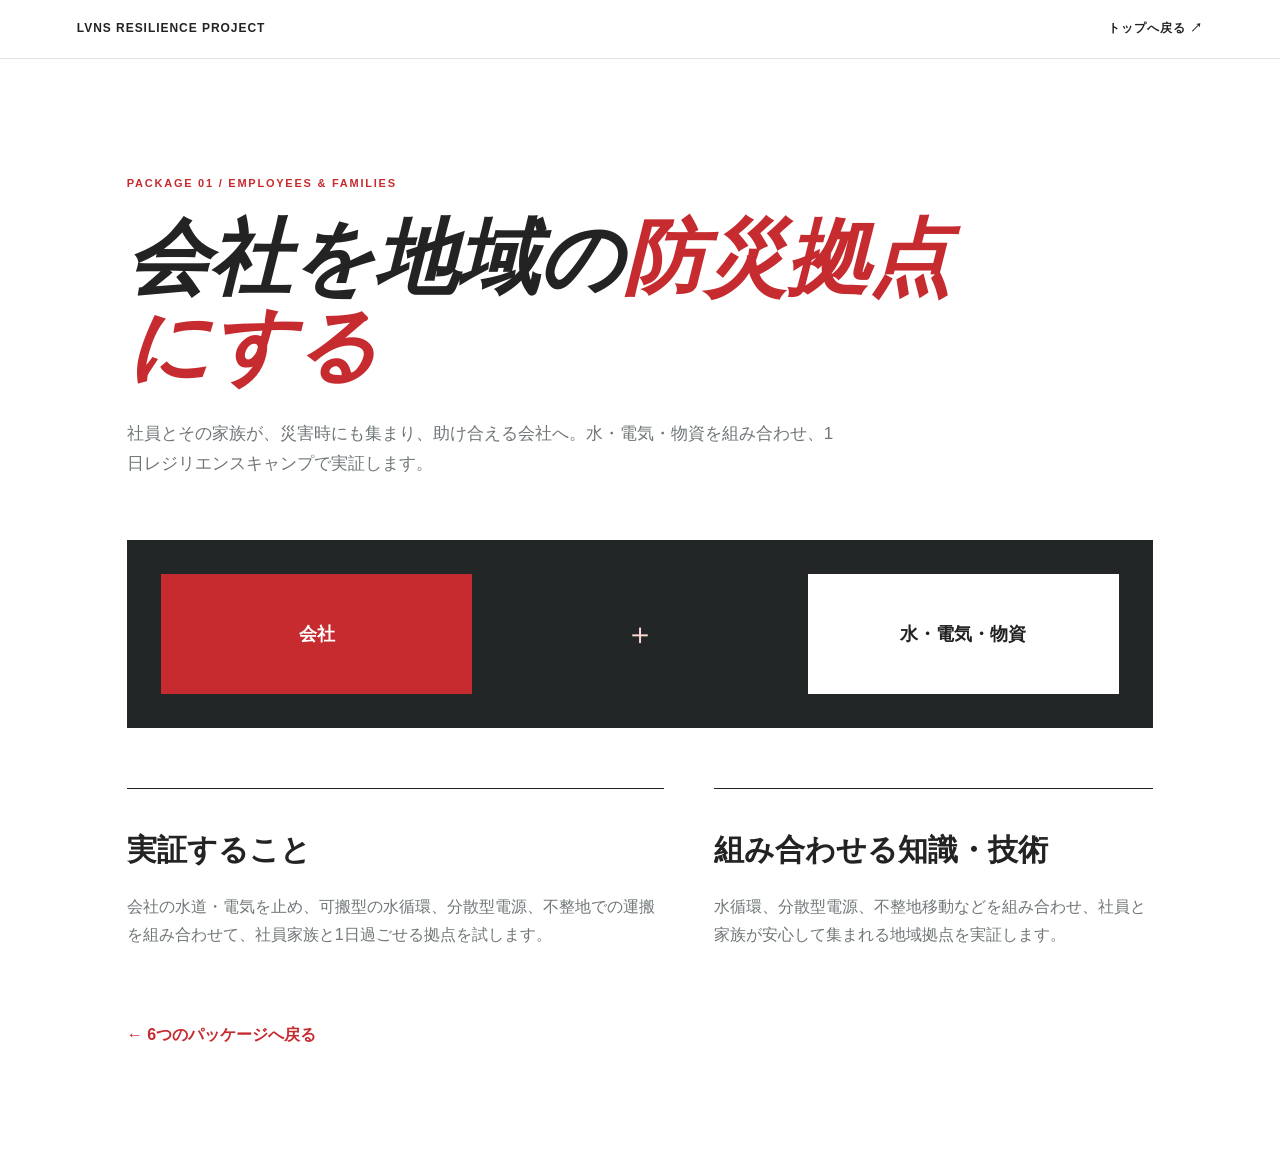
<file: package-01.html>
<!doctype html><html lang="ja"><head><meta charset="utf-8"><meta name="viewport" content="width=device-width,initial-scale=1"><title>会社を地域の防災拠点にする | LVNS RESILIENCE PROJECT</title><link rel="stylesheet" href="./package.css"></head><body><header class="package-header"><a href="./">LVNS RESILIENCE PROJECT</a><a href="./">トップへ戻る ↗</a></header><main class="package-main"><div class="eyebrow">PACKAGE 01 / EMPLOYEES & FAMILIES</div><h1>会社を地域の<br><em>防災拠点にする</em></h1><p class="lead">社員とその家族が、災害時にも集まり、助け合える会社へ。水・電気・物資を組み合わせ、1日レジリエンスキャンプで実証します。</p><div class="package-visual"><div class="visual-node primary">会社</div><div class="visual-arrow">＋</div><div class="visual-node">水・電気・物資</div></div><div class="package-columns"><section class="package-block"><h2>実証すること</h2><p>会社の水道・電気を止め、可搬型の水循環、分散型電源、不整地での運搬を組み合わせて、社員家族と1日過ごせる拠点を試します。</p></section><section class="package-block"><h2>組み合わせる知識・技術</h2><p>水循環、分散型電源、不整地移動などを組み合わせ、社員と家族が安心して集まれる地域拠点を実証します。</p></section></div><a class="back-link" href="./">← 6つのパッケージへ戻る</a></main></body></html>
</file>
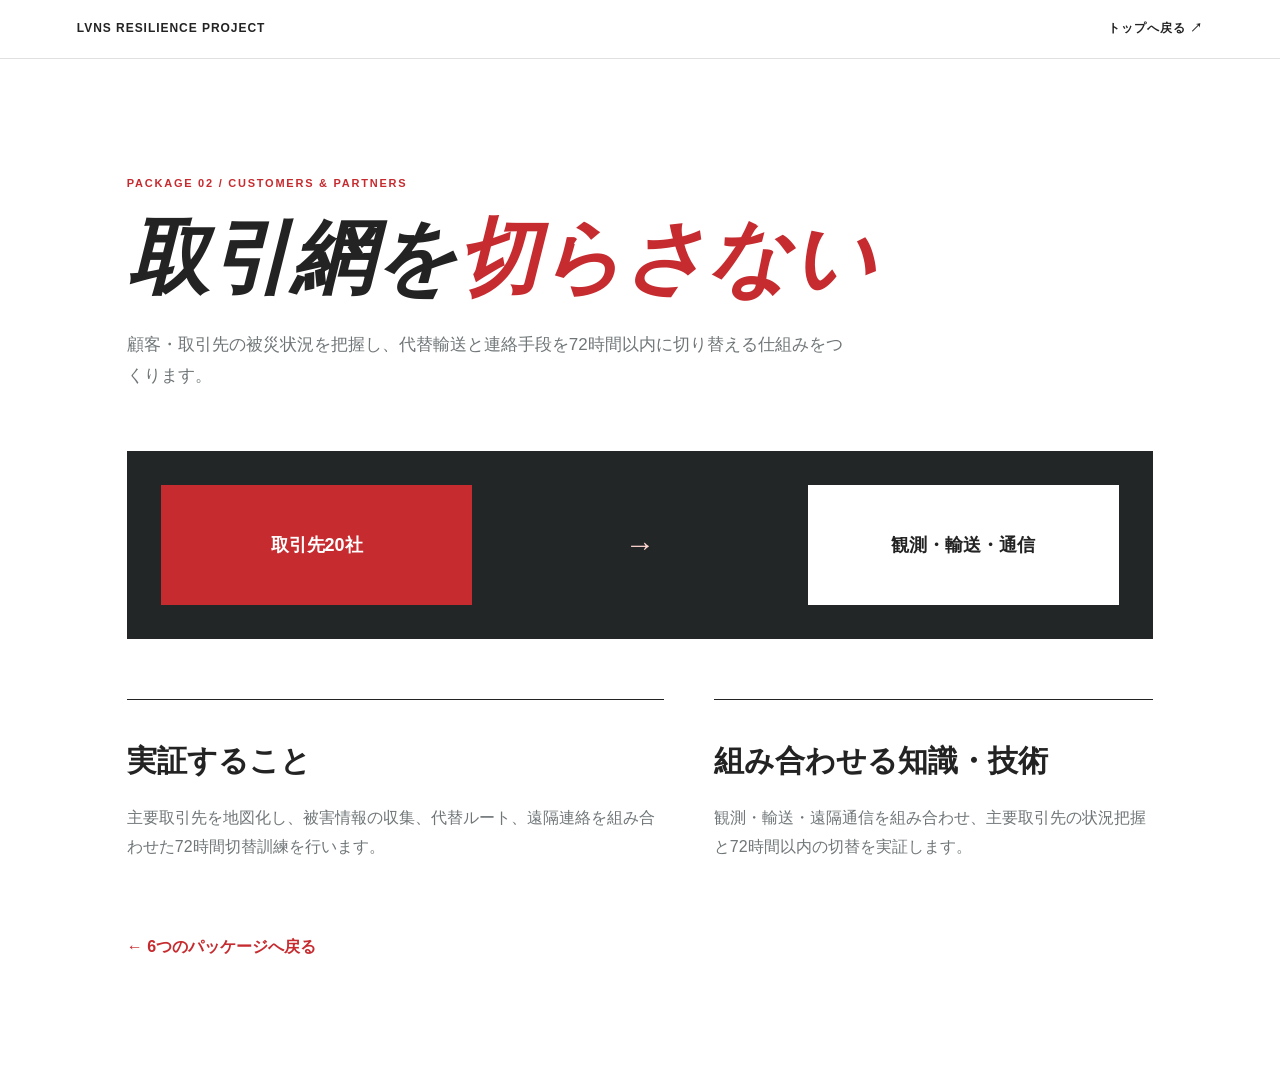
<file: package-02.html>
<!doctype html><html lang="ja"><head><meta charset="utf-8"><meta name="viewport" content="width=device-width,initial-scale=1"><title>取引網を切らさない | LVNS RESILIENCE PROJECT</title><link rel="stylesheet" href="./package.css"></head><body><header class="package-header"><a href="./">LVNS RESILIENCE PROJECT</a><a href="./">トップへ戻る ↗</a></header><main class="package-main"><div class="eyebrow">PACKAGE 02 / CUSTOMERS & PARTNERS</div><h1>取引網を<br><em>切らさない</em></h1><p class="lead">顧客・取引先の被災状況を把握し、代替輸送と連絡手段を72時間以内に切り替える仕組みをつくります。</p><div class="package-visual"><div class="visual-node primary">取引先20社</div><div class="visual-arrow">→</div><div class="visual-node">観測・輸送・通信</div></div><div class="package-columns"><section class="package-block"><h2>実証すること</h2><p>主要取引先を地図化し、被害情報の収集、代替ルート、遠隔連絡を組み合わせた72時間切替訓練を行います。</p></section><section class="package-block"><h2>組み合わせる知識・技術</h2><p>観測・輸送・遠隔通信を組み合わせ、主要取引先の状況把握と72時間以内の切替を実証します。</p></section></div><a class="back-link" href="./">← 6つのパッケージへ戻る</a></main></body></html>
</file>
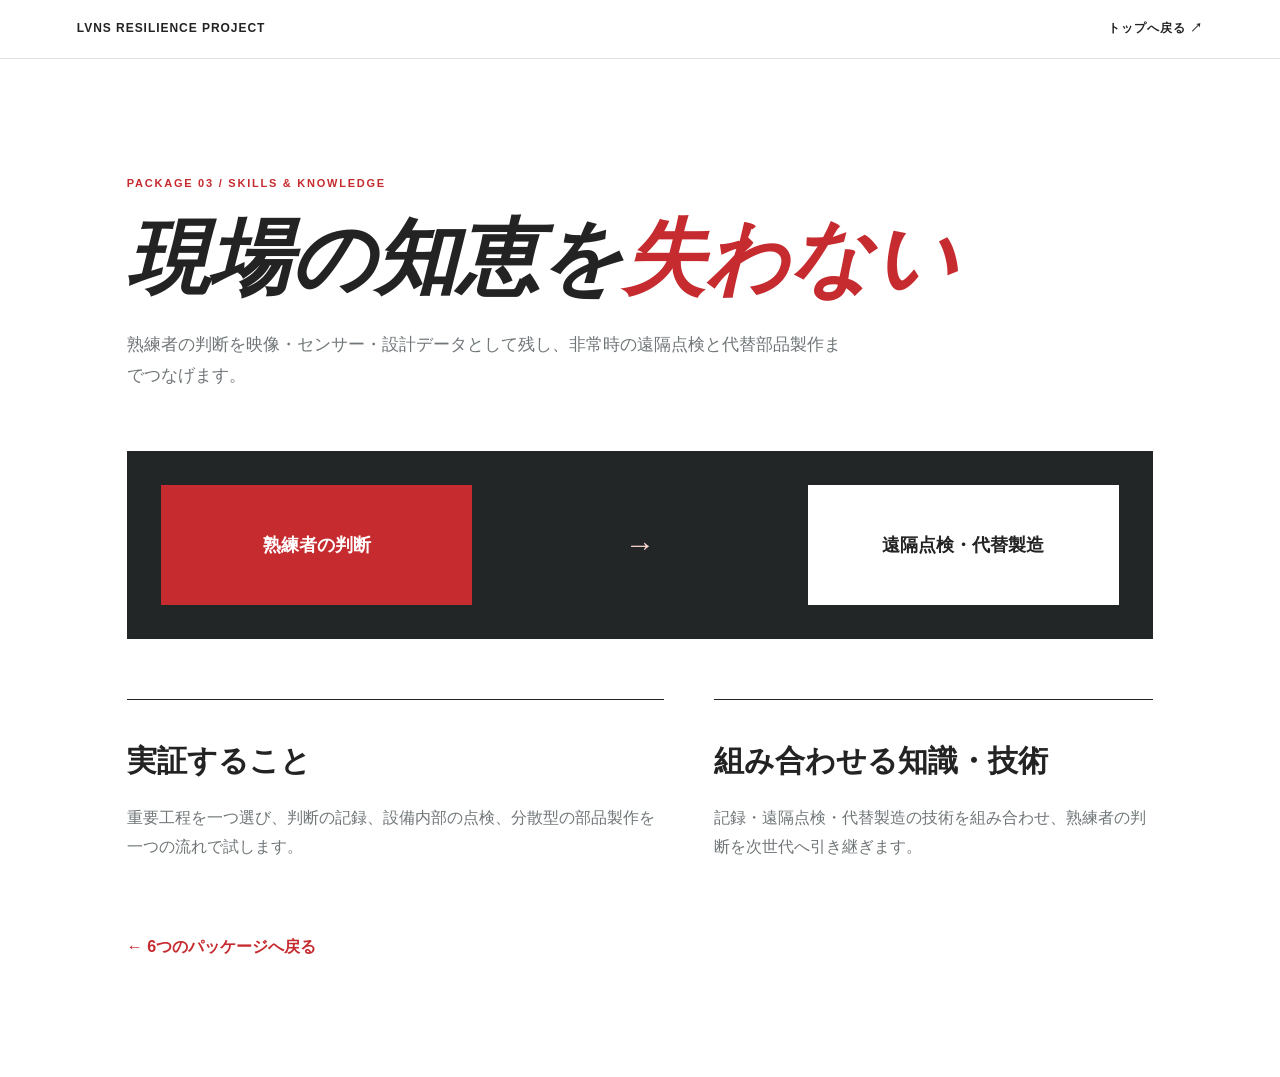
<file: package-03.html>
<!doctype html><html lang="ja"><head><meta charset="utf-8"><meta name="viewport" content="width=device-width,initial-scale=1"><title>現場の知恵を失わない | LVNS RESILIENCE PROJECT</title><link rel="stylesheet" href="./package.css"></head><body><header class="package-header"><a href="./">LVNS RESILIENCE PROJECT</a><a href="./">トップへ戻る ↗</a></header><main class="package-main"><div class="eyebrow">PACKAGE 03 / SKILLS & KNOWLEDGE</div><h1>現場の知恵を<br><em>失わない</em></h1><p class="lead">熟練者の判断を映像・センサー・設計データとして残し、非常時の遠隔点検と代替部品製作までつなげます。</p><div class="package-visual"><div class="visual-node primary">熟練者の判断</div><div class="visual-arrow">→</div><div class="visual-node">遠隔点検・代替製造</div></div><div class="package-columns"><section class="package-block"><h2>実証すること</h2><p>重要工程を一つ選び、判断の記録、設備内部の点検、分散型の部品製作を一つの流れで試します。</p></section><section class="package-block"><h2>組み合わせる知識・技術</h2><p>記録・遠隔点検・代替製造の技術を組み合わせ、熟練者の判断を次世代へ引き継ぎます。</p></section></div><a class="back-link" href="./">← 6つのパッケージへ戻る</a></main></body></html>
</file>
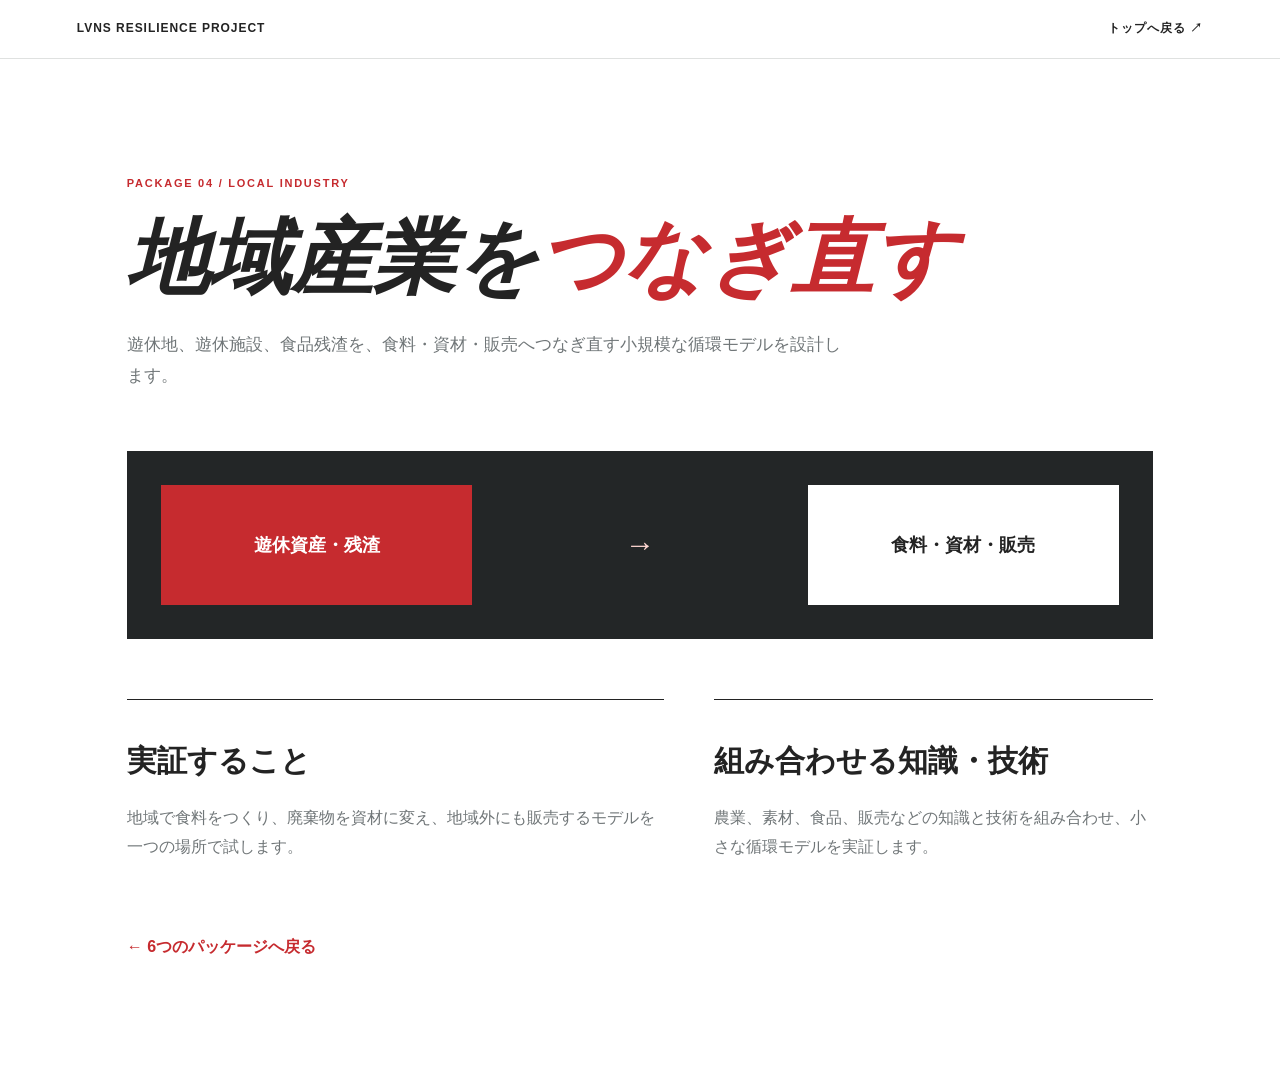
<file: package-04.html>
<!doctype html><html lang="ja"><head><meta charset="utf-8"><meta name="viewport" content="width=device-width,initial-scale=1"><title>地域産業をつなぎ直す | LVNS RESILIENCE PROJECT</title><link rel="stylesheet" href="./package.css"></head><body><header class="package-header"><a href="./">LVNS RESILIENCE PROJECT</a><a href="./">トップへ戻る ↗</a></header><main class="package-main"><div class="eyebrow">PACKAGE 04 / LOCAL INDUSTRY</div><h1>地域産業を<br><em>つなぎ直す</em></h1><p class="lead">遊休地、遊休施設、食品残渣を、食料・資材・販売へつなぎ直す小規模な循環モデルを設計します。</p><div class="package-visual"><div class="visual-node primary">遊休資産・残渣</div><div class="visual-arrow">→</div><div class="visual-node">食料・資材・販売</div></div><div class="package-columns"><section class="package-block"><h2>実証すること</h2><p>地域で食料をつくり、廃棄物を資材に変え、地域外にも販売するモデルを一つの場所で試します。</p></section><section class="package-block"><h2>組み合わせる知識・技術</h2><p>農業、素材、食品、販売などの知識と技術を組み合わせ、小さな循環モデルを実証します。</p></section></div><a class="back-link" href="./">← 6つのパッケージへ戻る</a></main></body></html>
</file>
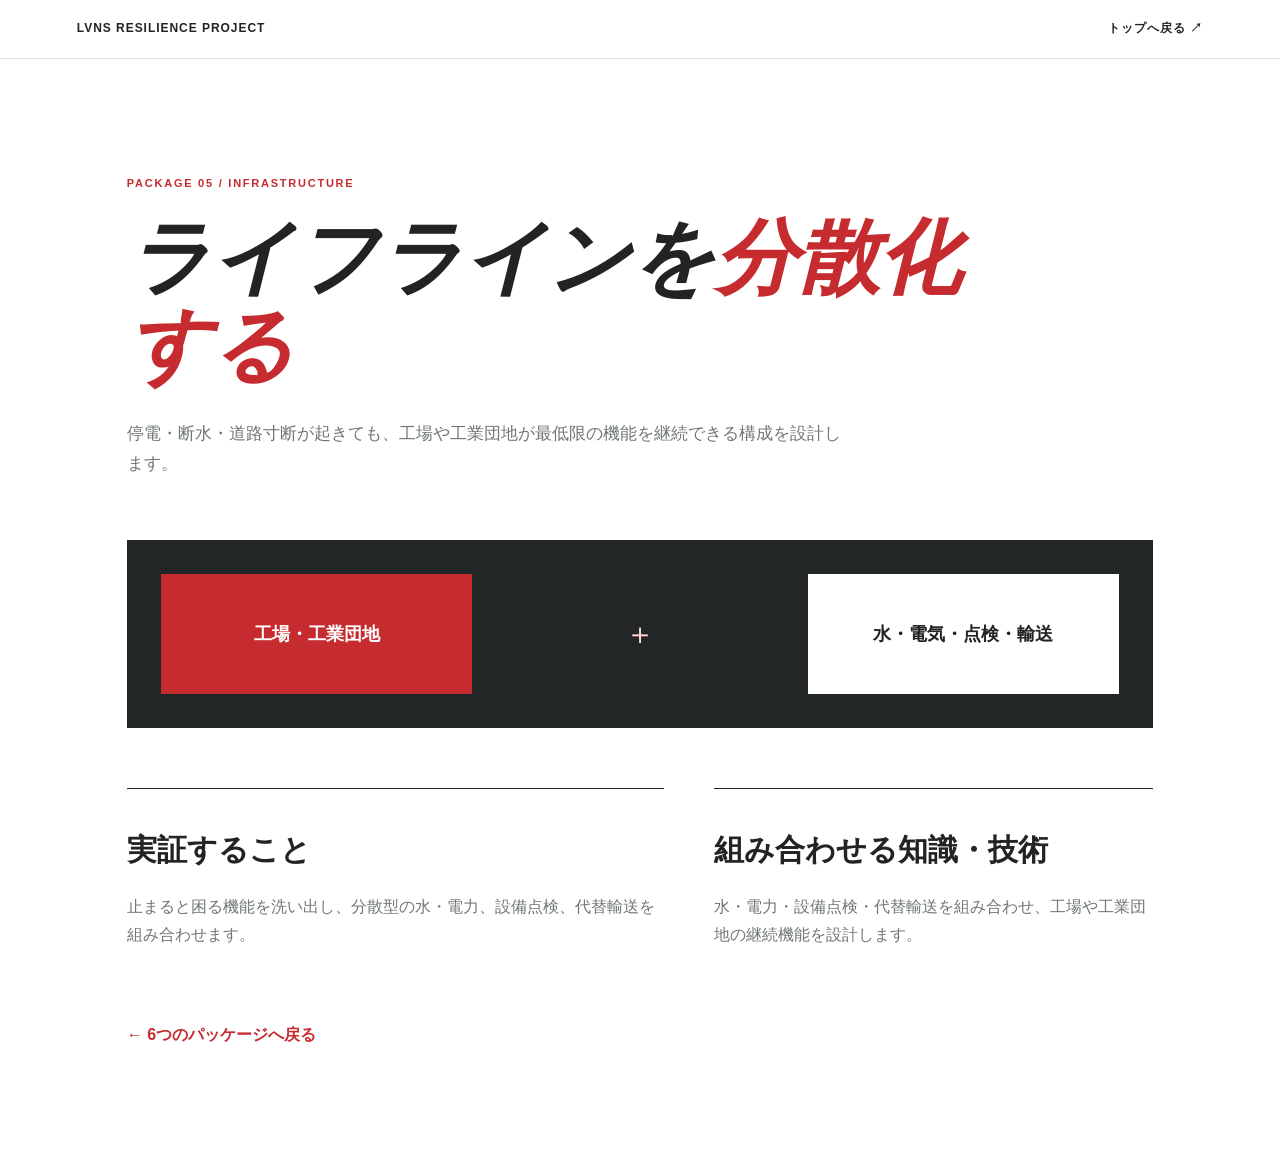
<file: package-05.html>
<!doctype html><html lang="ja"><head><meta charset="utf-8"><meta name="viewport" content="width=device-width,initial-scale=1"><title>ライフラインを分散化する | LVNS RESILIENCE PROJECT</title><link rel="stylesheet" href="./package.css"></head><body><header class="package-header"><a href="./">LVNS RESILIENCE PROJECT</a><a href="./">トップへ戻る ↗</a></header><main class="package-main"><div class="eyebrow">PACKAGE 05 / INFRASTRUCTURE</div><h1>ライフラインを<br><em>分散化する</em></h1><p class="lead">停電・断水・道路寸断が起きても、工場や工業団地が最低限の機能を継続できる構成を設計します。</p><div class="package-visual"><div class="visual-node primary">工場・工業団地</div><div class="visual-arrow">＋</div><div class="visual-node">水・電気・点検・輸送</div></div><div class="package-columns"><section class="package-block"><h2>実証すること</h2><p>止まると困る機能を洗い出し、分散型の水・電力、設備点検、代替輸送を組み合わせます。</p></section><section class="package-block"><h2>組み合わせる知識・技術</h2><p>水・電力・設備点検・代替輸送を組み合わせ、工場や工業団地の継続機能を設計します。</p></section></div><a class="back-link" href="./">← 6つのパッケージへ戻る</a></main></body></html>
</file>
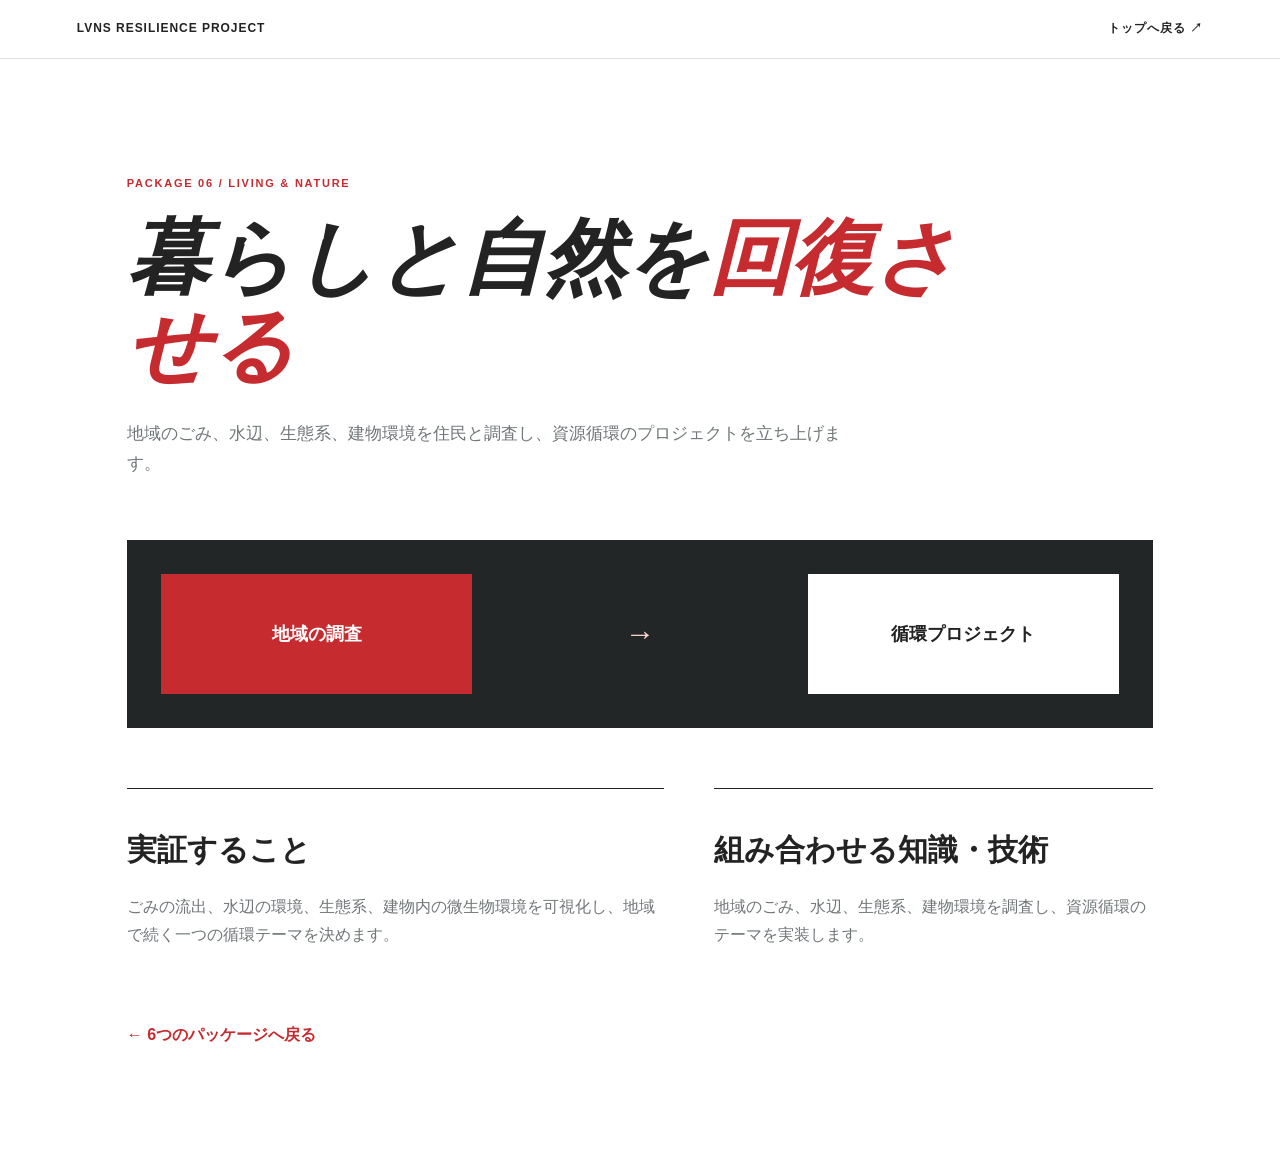
<file: package-06.html>
<!doctype html><html lang="ja"><head><meta charset="utf-8"><meta name="viewport" content="width=device-width,initial-scale=1"><title>暮らしと自然を回復させる | LVNS RESILIENCE PROJECT</title><link rel="stylesheet" href="./package.css"></head><body><header class="package-header"><a href="./">LVNS RESILIENCE PROJECT</a><a href="./">トップへ戻る ↗</a></header><main class="package-main"><div class="eyebrow">PACKAGE 06 / LIVING & NATURE</div><h1>暮らしと自然を<br><em>回復させる</em></h1><p class="lead">地域のごみ、水辺、生態系、建物環境を住民と調査し、資源循環のプロジェクトを立ち上げます。</p><div class="package-visual"><div class="visual-node primary">地域の調査</div><div class="visual-arrow">→</div><div class="visual-node">循環プロジェクト</div></div><div class="package-columns"><section class="package-block"><h2>実証すること</h2><p>ごみの流出、水辺の環境、生態系、建物内の微生物環境を可視化し、地域で続く一つの循環テーマを決めます。</p></section><section class="package-block"><h2>組み合わせる知識・技術</h2><p>地域のごみ、水辺、生態系、建物環境を調査し、資源循環のテーマを実装します。</p></section></div><a class="back-link" href="./">← 6つのパッケージへ戻る</a></main></body></html>
</file>
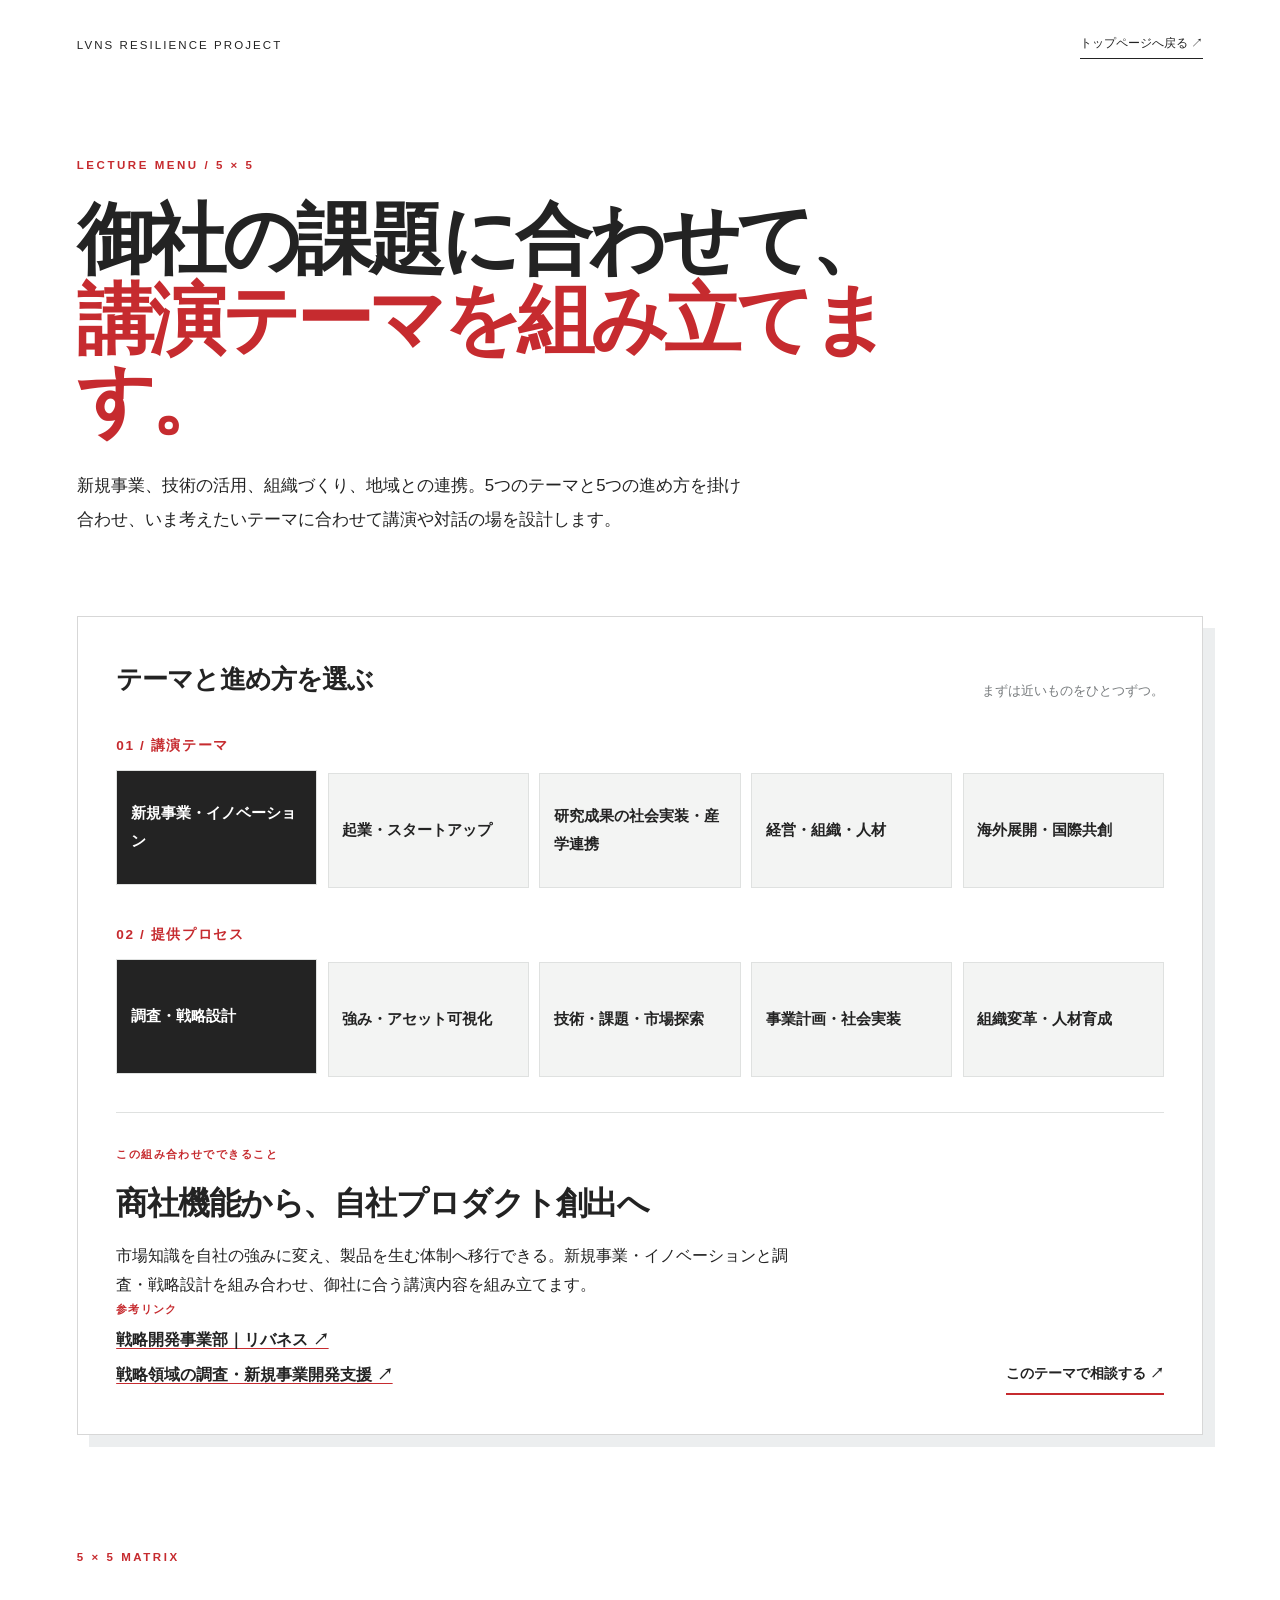
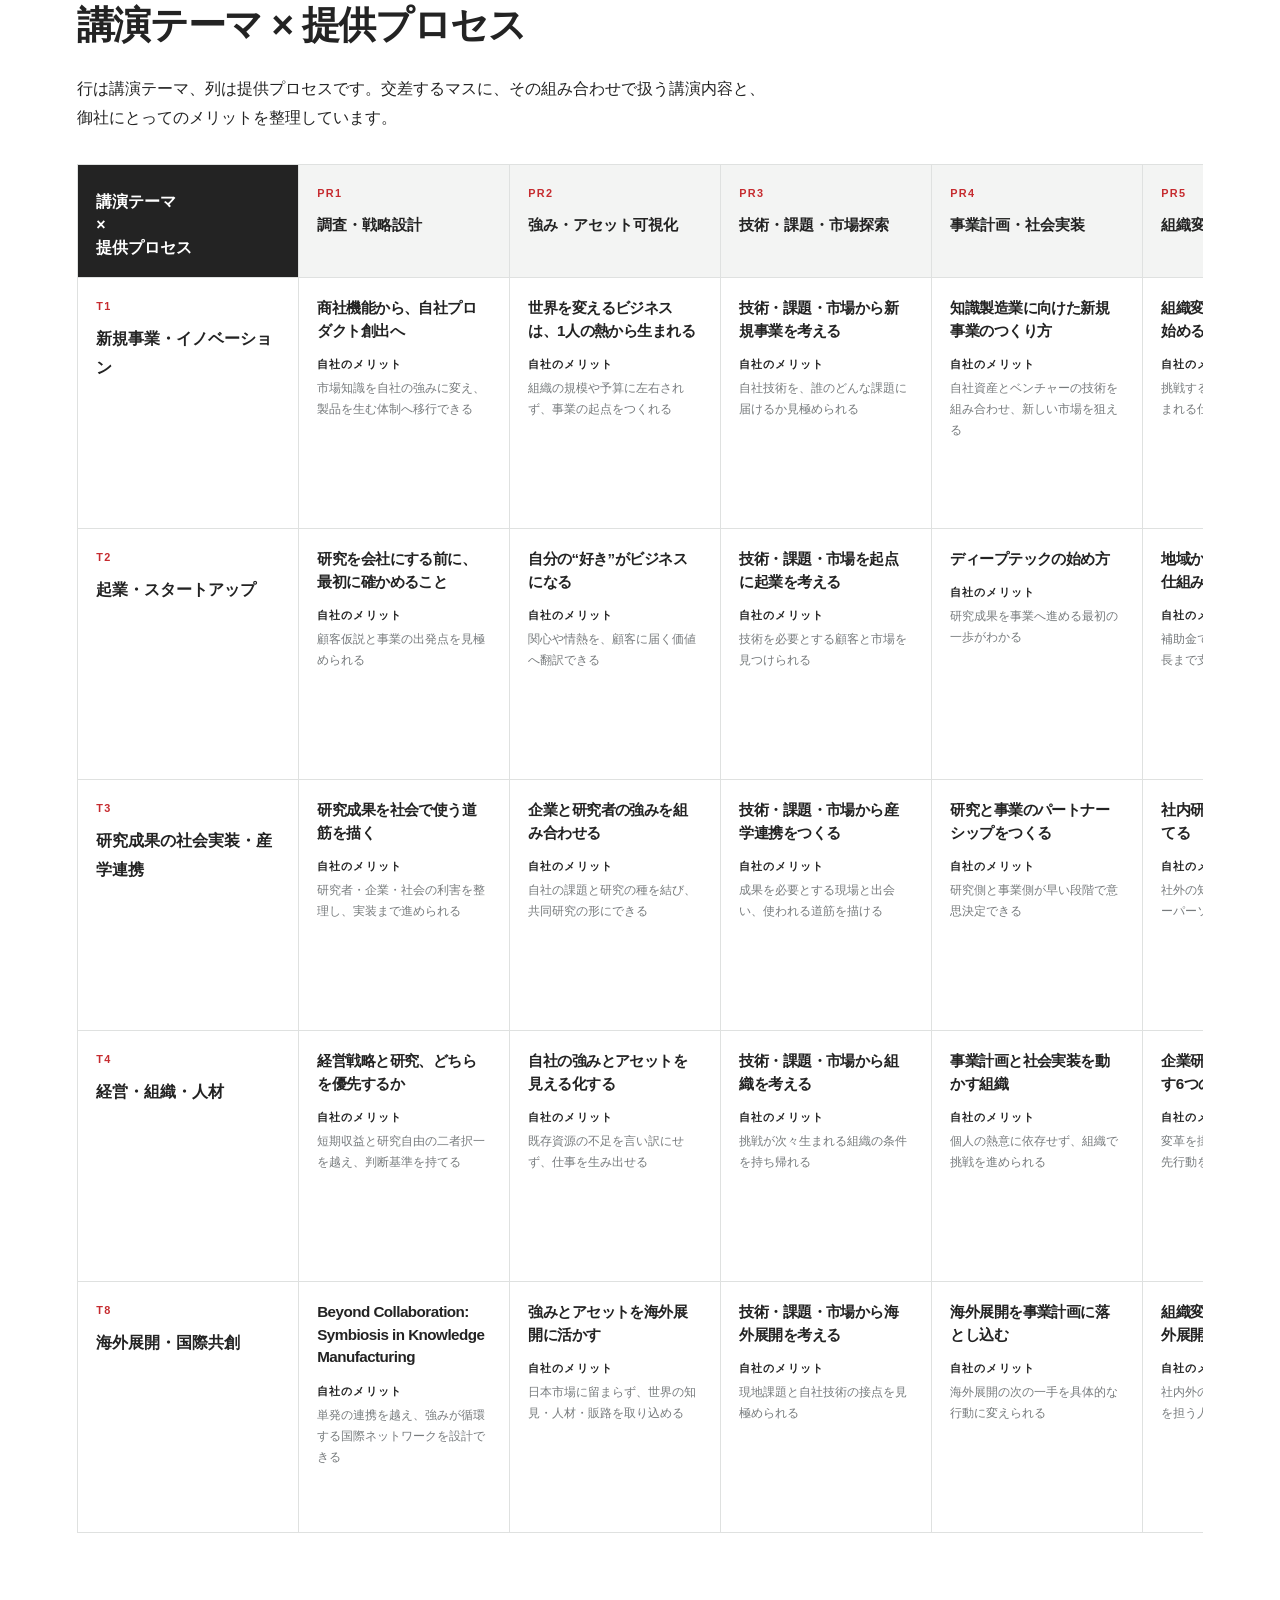
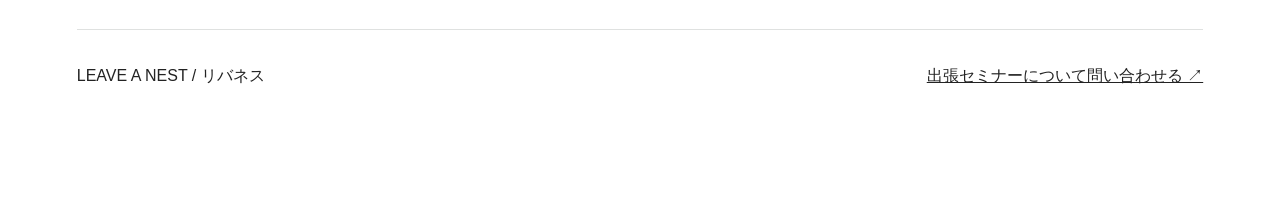
<file: seminar.html>
<!doctype html>
<html lang="ja">
<head>
<meta charset="utf-8" />
<meta name="viewport" content="width=device-width, initial-scale=1" />
<title>講演メニュー | LVNS RESILIENCE PROJECT</title>
<meta name="description" content="御社の課題に合わせて、リバネスの講演テーマを組み立てます。" />
<link rel="stylesheet" href="./resilience-fixed-page.css" />
<style>
:root{--seminar-ink:var(--ink);--seminar-red:var(--red);--seminar-paper:var(--white);--seminar-mint:var(--paper)}
body{background:var(--seminar-paper);color:var(--seminar-ink)}
.seminar-page{max-width:1320px;margin:0 auto;padding:0 6vw 8rem}
.seminar-header{padding:2rem 0 6rem;display:flex;justify-content:space-between;align-items:center;gap:2rem}
.seminar-brand{font-size:.72rem;letter-spacing:.18em;text-decoration:none;color:inherit}
.seminar-back{font-size:.78rem;color:inherit;text-decoration:none;border-bottom:1px solid currentColor;padding-bottom:.25rem}
.seminar-hero{max-width:850px;padding-bottom:5rem}
.seminar-label{font-size:.72rem;letter-spacing:.22em;color:var(--seminar-red);font-weight:700;margin-bottom:1.4rem}
.seminar-hero h1{font-size:clamp(2.4rem,6vw,5.8rem);line-height:1.05;letter-spacing:-.06em;margin:0 0 1.8rem}
.seminar-hero h1 em{font-style:normal;color:var(--seminar-red)}
.seminar-hero p{font-size:1.05rem;line-height:2;margin:0;max-width:680px}
.seminar-selector{background:#fff;border:1px solid rgba(35,35,35,.18);padding:clamp(1.2rem,3vw,3rem);box-shadow:12px 12px 0 rgba(16,47,58,.08)}
.selector-heading{display:flex;justify-content:space-between;gap:1rem;align-items:end;margin-bottom:2rem}
.selector-heading h2{font-size:clamp(1.35rem,2vw,2rem);margin:0}
.selector-heading p{margin:0;font-size:.8rem;color:var(--muted)}
.selector-block{margin:0 0 2.2rem}
.selector-block h3{font-size:.85rem;letter-spacing:.12em;margin:0 0 .9rem;color:var(--seminar-red)}
.selector-grid{display:grid;grid-template-columns:repeat(5,1fr);gap:.65rem}
.selector-card{appearance:none;border:1px solid var(--line);background:var(--seminar-mint);color:var(--seminar-ink);text-align:left;padding:1rem .85rem;min-height:7.2rem;cursor:pointer;font:inherit;transition:.2s}
.selector-card:hover,.selector-card.is-selected{background:var(--seminar-ink);color:#fff;transform:translateY(-3px)}
.selector-card span{display:block;font-size:.68rem;letter-spacing:.12em;color:var(--seminar-red);margin-bottom:.6rem;font-weight:700}
.selector-card:hover span,.selector-card.is-selected span{color:#f3c6c8}
.selector-card strong{font-size:.95rem;line-height:1.45}
.selection-result{border-top:1px solid var(--line);padding-top:1.6rem;display:grid;grid-template-columns:1fr auto;gap:1.5rem;align-items:end}
.selection-result small{font-size:.7rem;letter-spacing:.13em;color:var(--seminar-red);font-weight:700}
.selection-result h3{font-size:clamp(1.4rem,2.5vw,2.3rem);margin:.45rem 0 .6rem}
.selection-result p{line-height:1.8;margin:0;max-width:700px}
.result-cta{display:inline-block;color:var(--seminar-ink);font-size:.85rem;font-weight:700;border-bottom:2px solid var(--seminar-red);padding-bottom:.4rem;text-decoration:none;white-space:nowrap}
.matrix-section{padding-top:7rem}
.matrix-section h2{font-size:clamp(1.8rem,3vw,3rem);margin:0 0 1rem}
.matrix-section>p{line-height:1.8;max-width:700px;margin-bottom:2rem}
.matrix-shell{overflow-x:auto;-webkit-overflow-scrolling:touch}.matrix{display:grid;grid-template-columns:220px repeat(5,minmax(210px,1fr));min-width:1270px;gap:1px;background:var(--line);border:1px solid var(--line)}.matrix-corner,.matrix-header,.matrix-row-header,.matrix-cell{background:#fff;padding:1.15rem}.matrix-corner{background:var(--seminar-ink);color:#fff;display:flex;align-items:flex-end;font-weight:700;line-height:1.45}.matrix-header{background:var(--seminar-mint);min-height:112px}.matrix-header small{display:block;color:var(--seminar-red);font-size:.68rem;font-weight:700;letter-spacing:.12em;margin-bottom:.45rem}.matrix-header strong{font-size:.95rem;line-height:1.45}.matrix-row-header{min-height:250px}.matrix-row-header small{display:block;color:var(--seminar-red);font-size:.68rem;font-weight:700;letter-spacing:.12em;margin-bottom:.55rem}.matrix-row-header strong{font-size:1rem;line-height:1.5}.matrix-cell{min-height:250px}.matrix-cell h3{font-size:.95rem;line-height:1.5;margin:0 0 .8rem}.matrix-cell p{font-size:.78rem;line-height:1.7;margin:0;color:var(--muted)}.matrix-cell p strong{display:block;color:var(--seminar-ink);font-size:.68rem;letter-spacing:.1em;margin-bottom:.25rem}
.seminar-footer{margin-top:6rem;padding-top:2rem;border-top:1px solid var(--line);display:flex;justify-content:space-between;gap:1rem}
.seminar-footer a{color:inherit}
@media(max-width:760px){
 .seminar-page{padding:0 1.2rem 5rem}.seminar-header{padding:1.4rem 0 4rem}.seminar-hero{padding-bottom:3rem}
 .selector-grid{grid-template-columns:repeat(2,1fr)}.selector-card{min-height:6.3rem}.selection-result{grid-template-columns:1fr}
 .matrix-shell{overflow-x:auto}.matrix{display:grid}.matrix-cell{margin-bottom:0;min-height:250px;border:0}
 .seminar-footer{display:block}.seminar-footer a{display:block;margin-top:1rem}
}

<style>
.result-links{margin-top:1.2rem;padding-top:1rem;border-top:1px solid var(--line);font-size:.82rem}.result-links strong{display:block;font-size:.68rem;letter-spacing:.12em;color:var(--seminar-red);margin-bottom:.45rem}.result-links a{display:block;color:var(--seminar-ink);font-weight:700;text-decoration:underline;text-decoration-color:var(--seminar-red);text-underline-offset:3px;margin:.35rem 0}
</style>
</style>
</head>
<body>
<main class="seminar-page">
<header class="seminar-header"><a class="seminar-brand" href="./index.html">LVNS RESILIENCE PROJECT</a><a class="seminar-back" href="./index.html#contact">トップページへ戻る ↗</a></header>
<section class="seminar-hero">
<div class="seminar-label">LECTURE MENU / 5 × 5</div>
<h1>御社の課題に合わせて、<br /><em>講演テーマを組み立てます。</em></h1>
<p>新規事業、技術の活用、組織づくり、地域との連携。5つのテーマと5つの進め方を掛け合わせ、いま考えたいテーマに合わせて講演や対話の場を設計します。</p>
</section>
<section class="seminar-selector" aria-labelledby="selector-title">
<div class="selector-heading"><h2 id="selector-title">テーマと進め方を選ぶ</h2><p>まずは近いものをひとつずつ。</p></div>
<div class="selector-block"><h3>01 / 講演テーマ</h3><div id="topic-selector" class="selector-grid"></div></div>
<div class="selector-block"><h3>02 / 提供プロセス</h3><div id="process-selector" class="selector-grid"></div></div>
<div class="selection-result"><div><small id="result-label">選択中の組み合わせ</small><h3 id="result-title">テーマを選ぶと、組み合わせが表示されます。</h3><p id="result-description">御社の関心に近いテーマと進め方を選んでください。組み合わせをもとに、出張セミナーの内容を具体化します。</p><div id="result-links" class="result-links" aria-live="polite"></div></div><a class="result-cta" href="https://lne.st/contact/" target="_blank" rel="noreferrer">このテーマで相談する ↗</a></div>
</section>
<section class="matrix-section" aria-labelledby="matrix-title">
<div class="seminar-label">5 × 5 MATRIX</div><h2 id="matrix-title">講演テーマ × 提供プロセス</h2><p>行は講演テーマ、列は提供プロセスです。交差するマスに、その組み合わせで扱う講演内容と、御社にとってのメリットを整理しています。</p>
<div class="matrix-shell" tabindex="0" aria-label="講演テーマと提供プロセスの5×5マトリクス"><div id="matrix" class="matrix"></div></div>
</section>
<footer class="seminar-footer"><span>LEAVE A NEST / リバネス</span><a href="https://lne.st/contact/" target="_blank" rel="noreferrer">出張セミナーについて問い合わせる ↗</a></footer>
</main>
<script>
const topics=[
 ['T1','新規事業・イノベーション',
  [['商社機能から、自社プロダクト創出へ','市場知識を自社の強みに変え、製品を生む体制へ移行できる'],['世界を変えるビジネスは、1人の熱から生まれる','組織の規模や予算に左右されず、事業の起点をつくれる'],['技術・課題・市場から新規事業を考える','自社技術を、誰のどんな課題に届けるか見極められる'],['知識製造業に向けた新規事業のつくり方','自社資産とベンチャーの技術を組み合わせ、新しい市場を狙える'],['組織変革・人材育成から始める新規事業','挑戦する人が育ち、新事業が生まれる仕組みをつくれる']]],
 ['T2','起業・スタートアップ',
  [['研究を会社にする前に、最初に確かめること','顧客仮説と事業の出発点を見極められる'],['自分の“好き”がビジネスになる','関心や情熱を、顧客に届く価値へ翻訳できる'],['技術・課題・市場を起点に起業を考える','技術を必要とする顧客と市場を見つけられる'],['ディープテックの始め方','研究成果を事業へ進める最初の一歩がわかる'],['地域から起業家を育てる仕組み','補助金で終わらず、発掘から成長まで支えられる']]],
 ['T3','研究成果の社会実装・産学連携',
  [['研究成果を社会で使う道筋を描く','研究者・企業・社会の利害を整理し、実装まで進められる'],['企業と研究者の強みを組み合わせる','自社の課題と研究の種を結び、共同研究の形にできる'],['技術・課題・市場から産学連携をつくる','成果を必要とする現場と出会い、使われる道筋を描ける'],['研究と事業のパートナーシップをつくる','研究側と事業側が早い段階で意思決定できる'],['社内研究を担う人材を育てる','社外の知識と社内研究を結ぶキーパーソンを育てられる']]],
 ['T4','経営・組織・人材',
  [['経営戦略と研究、どちらを優先するか','短期収益と研究自由の二者択一を越え、判断基準を持てる'],['自社の強みとアセットを見える化する','既存資源の不足を言い訳にせず、仕事を生み出せる'],['技術・課題・市場から組織を考える','挑戦が次々生まれる組織の条件を持ち帰れる'],['事業計画と社会実装を動かす組織','個人の熱意に依存せず、組織で挑戦を進められる'],['企業研究所に変革を起こす6つのこと','変革を掛け声で終わらせず、優先行動を選べる']]],
 ['T8','海外展開・国際共創',
  [['Beyond Collaboration: Symbiosis in Knowledge Manufacturing','単発の連携を越え、強みが循環する国際ネットワークを設計できる'],['強みとアセットを海外展開に活かす','日本市場に留まらず、世界の知見・人材・販路を取り込める'],['技術・課題・市場から海外展開を考える','現地課題と自社技術の接点を見極められる'],['海外展開を事業計画に落とし込む','海外展開の次の一手を具体的な行動に変えられる'],['組織変革・人材育成で海外展開を進める','社内外の知識を結び、国際共創を担う人材を育てられる']]]
];
const processes=[['PR1','調査・戦略設計','現場と市場を調べ、何から始めるかを整理する'],['PR2','強み・アセット可視化','技術、設備、人材、顧客など、自社の資源を見つめ直す'],['PR3','技術・課題・市場探索','必要な技術や組む相手、届けたい市場を探す'],['PR4','事業計画・社会実装','小さく試す計画をつくり、現場で使うところまで考える'],['PR5','組織変革・人材育成','取り組みを担う人と、続けられる仕組みを整える']];
const topicsEl=document.getElementById('topic-selector'), processesEl=document.getElementById('process-selector'), matrixEl=document.getElementById('matrix'), resultLinksEl=document.getElementById('result-links');
let selectedTopic=0, selectedProcess=0;
const referenceLinks={
 'T1-PR1':[{label:'戦略開発事業部｜リバネス',url:'https://lne.st/about/division/sd/'},{label:'戦略領域の調査・新規事業開発支援',url:'https://lne.st/2023/09/25/sd-service/'}],
 'T1-PR3':[{label:'新規事業｜L Media by リバネス',url:'https://media.lne.st/categories/new-business-development'},{label:'創業開発｜リバネス',url:'https://lne.st/project/fd/'}],
 'T1-PR4':[{label:'戦略領域の調査・新規事業開発支援',url:'https://lne.st/2023/09/25/sd-service/'},{label:'創業開発｜リバネス',url:'https://lne.st/project/fd/'}],
 'T1-PR5':[{label:'新規事業を生み出す「ひと」を育てる｜リバネス講演・セミナー',url:'https://lne.st/2025/07/24/0909_luniv_oc/'},{label:'人材開発事業部｜リバネス',url:'https://lne.st/about/division/hd/'}],
 'T2-PR3':[{label:'TECH PLANTER｜リバネス',url:'https://techplanter.lne.st/'},{label:'創業開発｜リバネス',url:'https://lne.st/project/fd/'}],
 'T2-PR4':[{label:'創業開発｜リバネス',url:'https://lne.st/project/fd/'},{label:'地域開発事業部｜リバネス',url:'https://lne.st/about/division/ld/'}],
 'T2-PR5':[{label:'人材開発事業部｜リバネス',url:'https://lne.st/about/division/hd/'}],
 'T3-PR1':[{label:'研究開発事業部｜リバネス',url:'https://lne.st/about/division/rd/'}],
 'T3-PR3':[{label:'研究開発事業部｜リバネス',url:'https://lne.st/about/division/rd/'},{label:'超異分野学会',url:'https://hic.lne.st/japan/'}],
 'T3-PR4':[{label:'研究開発｜リバネス',url:'https://lne.st/project/rd/'},{label:'研究開発事業部｜リバネス',url:'https://lne.st/about/division/rd/'}],
 'T4-PR4':[{label:'戦略開発事業部｜リバネス',url:'https://lne.st/about/division/sd/'},{label:'全国知識製造業会議2026｜組織づくりの実践',url:'https://km.lne.st/2026/03/11/opening/'}],
 'T4-PR5':[{label:'人材開発事業部｜リバネス',url:'https://lne.st/about/division/hd/'},{label:'社員が採用に関わり生まれる組織の変革とは',url:'https://lne.st/2019/08/19/hd/'}],
 'T8-PR3':[{label:'Global Bridge Conference 2025',url:'https://lne.st/2025/09/10/gbc2025/'},{label:'研究開発事業部｜国際共同研究',url:'https://lne.st/about/division/rd/'}],
 'T8-PR4':[{label:'海外展開の次の一手｜Global Bridge Conference 2025',url:'https://lne.st/2025/10/07/gbc-2/'},{label:'地域開発事業部｜リバネス',url:'https://lne.st/about/division/ld/'}]
};
const makeCard=(item,type,i)=>{const b=document.createElement('button');b.className='selector-card';b.dataset.index=i;b.innerHTML='<strong>'+item[1]+'</strong>';b.addEventListener('click',()=>{if(type==='topic')selectedTopic=i;else selectedProcess=i;render()});return b};
topics.forEach((x,i)=>topicsEl.appendChild(makeCard(x,'topic',i))); processes.forEach((x,i)=>processesEl.appendChild(makeCard(x,'process',i)));
function render(){
 [...topicsEl.children].forEach((x,i)=>x.classList.toggle('is-selected',i===selectedTopic)); [...processesEl.children].forEach((x,i)=>x.classList.toggle('is-selected',i===selectedProcess));
 const t=topics[selectedTopic],p=processes[selectedProcess],d=t[2][selectedProcess];
 document.getElementById('result-label').textContent='この組み合わせでできること'; document.getElementById('result-title').textContent=d[0]; document.getElementById('result-description').textContent=d[1]+'。'+t[1]+'と'+p[1]+'を組み合わせ、御社に合う講演内容を組み立てます。';
 const refs=referenceLinks[t[0]+'-'+p[0]]||[]; resultLinksEl.innerHTML=refs.length?'<strong>参考リンク</strong>'+refs.map(r=>'<a href="'+r.url+'" target="_blank" rel="noreferrer">'+r.label+' ↗</a>').join(''):'';
}
matrixEl.innerHTML='<div class="matrix-corner">講演テーマ<br />×<br />提供プロセス</div>'+processes.map(p=>'<div class="matrix-header"><small>'+p[0]+'</small><strong>'+p[1]+'</strong></div>').join('');
topics.forEach(t=>{matrixEl.innerHTML+='<div class="matrix-row-header"><small>'+t[0]+'</small><strong>'+t[1]+'</strong></div>'+t[2].map(d=>'<article class="matrix-cell"><h3>'+d[0]+'</h3><p><strong>自社のメリット</strong>'+d[1]+'</p></article>').join('')});
render();

</script>
</body>
</html>
</file>
<file: package.css>
:root{--red:#c62b2f;--ink:#232323;--muted:#707678;--paper:#f3f4f3;--white:#fff;--dark:#232627;--line:#dfe1e0}*{box-sizing:border-box}body{margin:0;color:var(--ink);background:var(--white);font-family:Arial,"Yu Gothic",sans-serif;line-height:1.8}a{color:inherit}.package-header{display:flex;justify-content:space-between;align-items:center;padding:18px clamp(22px,6vw,80px);border-bottom:1px solid var(--line)}.package-header a{text-decoration:none;font-size:12px;font-weight:800;letter-spacing:.08em}.package-main{max-width:1180px;margin:auto;padding:clamp(60px,9vw,120px) clamp(22px,6vw,80px)}.eyebrow{color:var(--red);font-size:11px;font-weight:800;letter-spacing:.16em}.package-main h1{max-width:850px;margin:20px 0 28px;font-size:clamp(42px,7vw,82px);font-style:italic;line-height:1.08}.package-main h1 br{display:none}.package-main h1 em{color:var(--red)}.lead{max-width:720px;color:var(--muted);font-size:17px}.package-visual{display:grid;grid-template-columns:repeat(3,1fr);gap:12px;align-items:center;margin:60px 0;padding:34px;background:var(--dark);color:#fff}.visual-node{min-height:120px;display:grid;place-items:center;padding:18px;text-align:center;background:#fff;color:var(--ink);font-size:18px;font-weight:800}.visual-node.primary{background:var(--red);color:#fff}.visual-arrow{text-align:center;color:#ffd7d2;font-size:30px}.package-columns{display:grid;grid-template-columns:1.1fr .9fr;gap:50px;margin-top:55px}.package-block{padding-top:18px;border-top:1px solid var(--ink)}.package-block h2{font-size:30px;line-height:1.2}.package-block p{color:var(--muted)}.venture-links{display:flex;flex-wrap:wrap;gap:10px;margin-top:22px}.venture-links a{padding:7px 11px;border:1px solid var(--red);color:var(--red);font-size:13px;font-weight:800;text-decoration:none}.back-link{display:inline-block;margin-top:55px;color:var(--red);font-weight:800;text-decoration:none}@media(max-width:700px){.package-visual,.package-columns{grid-template-columns:1fr}.visual-arrow{transform:rotate(90deg)}.package-main h1{font-size:clamp(40px,12vw,58px)}}
</file>
<file: resilience-fixed-page.css>
:root {
  --red: #c62b2f;
  --red-dark: #961c24;
  --ink: #232323;
  --muted: #777b7d;
  --line: #dfe1e0;
  --paper: #f3f4f3;
  --white: #ffffff;
  --dark: #232627;
}

* { box-sizing: border-box; }
html { scroll-behavior: smooth; }
body { margin: 0; color: var(--ink); background: var(--white); font-family: Arial, "Helvetica Neue", "Hiragino Kaku Gothic ProN", "Yu Gothic", sans-serif; line-height: 1.8; }
a { color: inherit; }
img { display: block; max-width: 100%; }
h1, h2, h3, p { margin-top: 0; }
h1, h2, h3 { letter-spacing: -0.035em; }

.fixed-header { position: sticky; z-index: 20; top: 0; display: flex; align-items: center; justify-content: space-between; gap: 24px; padding: 20px clamp(22px, 5vw, 64px); background: rgba(247, 248, 249, 0.96); border-bottom: 1px solid #eaebeb; }
.project-brand { display: inline-flex; align-items: center; text-decoration: none; }
.project-logo { display: block; width: clamp(245px, 31vw, 440px); height: auto; }
.fixed-header nav { display: flex; gap: clamp(16px, 3vw, 42px); }
.fixed-header nav a { font-size: 12px; letter-spacing: 0.13em; text-decoration: none; }
.fixed-header nav a:hover { color: var(--red); }

.fixed-hero { position: relative; min-height: min(730px, calc(100svh - 80px)); display: grid; align-items: center; overflow: hidden; background: var(--dark); }
.fixed-hero > img, .hero-overlay { position: absolute; inset: 0; width: 100%; height: 100%; }
.fixed-hero > img { object-fit: cover; object-position: center; filter: saturate(0.78); }
.hero-overlay { background: linear-gradient(90deg, rgba(20, 23, 24, 0.82), rgba(20, 23, 24, 0.52) 52%, rgba(20, 23, 24, 0.08)); }
.hero-copy { position: relative; z-index: 1; max-width: 1280px; padding: clamp(72px, 10vw, 140px) clamp(22px, 8vw, 115px) clamp(72px, 10vw, 140px) 80px; color: var(--white); }
.section-label { margin-bottom: 18px; color: var(--red); font-size: clamp(14px, 1.25vw, 17px); font-weight: 800; letter-spacing: 0.17em; }
.section-link-label { display: inline-block; text-decoration: none; transition: color 180ms ease; }
.section-link-label:hover { color: var(--red-dark); }
.hero-copy .section-label { color: #ffd7d2; }
.hero-copy h1 { margin-bottom: 24px; font-size: clamp(43px, 6.2vw, 78px); font-style: italic; line-height: 1.02; }
.hero-copy h1 em span { display: inline; }
.hero-copy h1 em, .fixed-section h2 em, .fixed-contact h2 em { color: var(--red); font-style: italic; }
.hero-copy p:not(.section-label) { max-width: 650px; margin-bottom: 30px; color: rgba(255, 255, 255, 0.86); font-size: 17px; }
.red-button { display: inline-flex; align-items: center; gap: 10px; padding: 11px 18px; background: var(--red); color: var(--white); font-size: 12px; font-weight: 800; text-decoration: none; transition: background 180ms ease, transform 180ms ease; }
.red-button:hover { background: var(--red-dark); transform: translateY(-2px); }
.vertical-note { position: absolute; z-index: 1; right: 0; top: 50%; padding: 15px 12px; background: var(--red); color: var(--white); font-size: 10px; letter-spacing: 0.12em; writing-mode: vertical-rl; transform: translateY(-50%); }

.fixed-section { max-width: 1240px; margin: 0 auto; padding: clamp(70px, 10vw, 135px) clamp(22px, 6vw, 80px); }
.vision-section { background: var(--white); }
.vision-grid { display: grid; grid-template-columns: 1.12fr 0.88fr; gap: clamp(40px, 9vw, 135px); align-items: start; }
.fixed-section h2, .fixed-contact h2 { margin-bottom: 20px; font-size: clamp(34px, 5.3vw, 66px); font-style: italic; line-height: 1.12; }
.vision-copy { padding-top: 13px; border-top: 1px solid var(--ink); }
.vision-copy p, .section-intro > p { color: var(--muted); font-size: 15px; }

.fit-section { background: var(--paper); }
.fit-grid { display: grid; grid-template-columns: 1fr 1fr; gap: clamp(40px, 9vw, 135px); align-items: start; }
.fit-grid h2 { margin-bottom: 0; }
.fit-lead { margin: 0 0 26px; color: var(--muted); font-size: 15px; }
.fit-tags { display: flex; flex-wrap: wrap; gap: 8px; }
.fit-tags span { padding: 6px 11px; border: 1px solid #cfd2d1; color: var(--ink); font-size: 12px; }

.solution-section { background: var(--paper); }
.section-intro { display: grid; grid-template-columns: 1.1fr 0.9fr; gap: 60px; align-items: end; margin-bottom: 47px; }
.section-intro h2 { margin-bottom: 0; }
.lventures-feature { display: flex; align-items: center; justify-content: space-between; gap: 36px; margin: 72px 0 0; padding: 32px 36px; background: #4a4f50; color: var(--white); }
.lventures-feature > div { max-width: 700px; }
.lventures-kicker { color: #ffd7d2; font-size: 10px; font-weight: 800; letter-spacing: .18em; }
.lventures-feature h3 { margin: 8px 0 8px; color: var(--white); font-size: clamp(34px, 5vw, 62px); font-style: italic; letter-spacing: -.04em; line-height: 1; }
.lventures-feature p { max-width: 660px; margin: 0; color: rgba(255,255,255,.78); font-size: 14px; }
 .lventures-button { flex: 0 0 auto; max-width: 340px; white-space: normal; line-height: 1.45; text-align: left; }
.package-groups { display: grid; gap: 34px; }
.package-layer { padding-top: 24px; border-top: 1px solid var(--ink); }
.package-layer-heading { display: grid; grid-template-columns: minmax(190px, .7fr) 1.3fr; align-items: baseline; gap: 24px; margin-bottom: 14px; }
.package-layer-heading span { color: var(--red); font-size: clamp(14px, 1.15vw, 16px); font-weight: 800; letter-spacing: .15em; }
.package-layer-heading h3 { margin: 0; font-size: clamp(28px, 3vw, 42px); font-style: italic; line-height: 1.15; }
.package-layer-heading p { grid-column: 2; margin: -8px 0 0; color: var(--muted); font-size: 14px; }
.people-layer { border-top-color: #e7a6a2; }
.business-layer { border-top-color: #b8c0be; }
.town-layer { border-top-color: #8e9996; }
.resilience-map figcaption { max-width: 720px; margin-bottom: 18px; color: var(--muted); font-size: 13px; }
.resilience-map-flow { display: grid; gap: 0; }
.resilience-band { display: grid; grid-template-columns: minmax(190px, 0.7fr) 1.3fr; min-height: 104px; border: 1px solid var(--line); }
.resilience-band + .resilience-band { border-top: 0; }
.resilience-band-label { display: flex; flex-direction: column; justify-content: center; padding: 18px 24px; border-right: 1px solid rgba(35, 38, 39, 0.14); }
.resilience-band-label span { color: var(--red); font-size: 10px; font-weight: 800; letter-spacing: 0.14em; }
.resilience-band-label strong { margin-top: 7px; font-size: 24px; font-style: italic; line-height: 1.2; }
.resilience-band-items { display: grid; grid-template-columns: repeat(2, minmax(0, 1fr)); gap: 12px; align-items: center; padding: 18px 24px; }
.resilience-band-items span { display: flex; align-items: center; min-height: 54px; padding: 12px 15px; background: rgba(255, 255, 255, 0.68); border: 1px solid rgba(35, 38, 39, 0.12); color: var(--ink); font-size: 14px; font-weight: 700; line-height: 1.45; }
.people-band { background: #fff8f7; }
.business-band { background: #f7f8f7; }
.town-band { background: #eceeed; }
.resilience-map-arrow { height: 20px; color: var(--red); font-size: 20px; font-weight: 700; line-height: 20px; text-align: center; }
.solution-grid { display: grid; grid-template-columns: repeat(4, minmax(0, 1fr)); gap: 1px; background: var(--line); border: 1px solid var(--line); }
.solution-card { min-height: 240px; padding: 24px; background: var(--white); }
.solution-card:hover { background: #fff8f7; }
.solution-card span { color: var(--red); font-size: clamp(14px, 1.2vw, 16px); font-weight: 800; }
.solution-card h3 { margin: 40px 0 13px; font-size: 20px; font-style: italic; line-height: 1.35; }
.solution-card p { margin-bottom: 0; color: var(--muted); font-size: 13px; }
.package-grid { grid-template-columns: repeat(2, minmax(0, 1fr)); }
.package-card { position: relative; min-height: 270px; padding: 30px; }
.package-card .card-link { position: absolute; z-index: 2; inset: 0; }
.package-card:hover { background: #fff3f1; }
.package-card h3 { margin-top: 30px; }
.package-card p { line-height: 1.7; }
.package-details-section { display: none; background: var(--dark); color: var(--white); }
.package-details-section .section-label { color: #ffd7d2; }
.package-details-section h2 { margin-bottom: 42px; }
.package-detail-list { display: grid; grid-template-columns: repeat(2, minmax(0, 1fr)); gap: 1px; background: rgba(255,255,255,.25); }
.package-detail-list article { min-height: 190px; padding: 26px; background: rgba(255,255,255,.06); scroll-margin-top: 90px; }
.package-detail-list article:target { background: rgba(198,43,47,.35); }
.package-detail-list article > span { color: #ffd7d2; font-size: 12px; font-weight: 800; letter-spacing: .05em; }
.package-detail-list article p { margin: 18px 0 0; color: rgba(255,255,255,.82); font-size: 14px; }
.package-detail-list article a { color: #fff; font-weight: 800; text-decoration: underline; text-underline-offset: 3px; }

.problem-add-section { background: var(--white); }
.problem-grid-add { display: grid; grid-template-columns: repeat(3, minmax(0, 1fr)); gap: 1px; background: var(--line); border: 1px solid var(--line); }
.problem-card-add { min-height: 245px; padding: 27px; background: var(--paper); }
.problem-card-add > span { color: var(--red); font-size: 12px; font-weight: 800; }
.problem-card-add h3 { margin: 38px 0 14px; font-size: 23px; font-style: italic; line-height: 1.3; }
.problem-card-add p { margin-bottom: 0; color: var(--muted); font-size: 13px; }

.bcp-bridge { background: var(--dark); color: var(--white); }
.bcp-bridge .section-label { color: #ffd7d2; }
.bcp-bridge .light-intro > p { color: rgba(255, 255, 255, 0.68); }
.bcp-ladder-add { display: grid; grid-template-columns: 1fr 45px 1fr 45px 1fr; gap: 0; align-items: stretch; margin-bottom: 48px; }
.bcp-layer-add { padding: 25px; background: rgba(255, 255, 255, 0.08); border: 1px solid rgba(255, 255, 255, 0.18); }
.bcp-layer-add > span { color: #ffd7d2; font-size: 11px; font-weight: 800; }
.bcp-layer-add strong { display: block; margin: 17px 0 5px; font-size: 25px; font-style: italic; }
.bcp-layer-add p { margin: 0; color: rgba(255, 255, 255, 0.68); font-size: 13px; }
.bcp-arrow-add { display: grid; place-items: center; color: var(--red); font-size: 27px; }
.highlight-layer-add { background: var(--red); border-color: var(--red); }
.highlight-layer-add > span, .highlight-layer-add p { color: rgba(255, 255, 255, 0.82); }
.question-block-add { padding-top: 25px; border-top: 1px solid rgba(255, 255, 255, 0.22); }
.question-heading-add { display: flex; align-items: baseline; gap: 20px; margin-bottom: 20px; }
.question-heading-add > span { color: #ffd7d2; font-size: 10px; font-weight: 800; letter-spacing: 0.16em; }
.question-heading-add h3 { margin: 0; font-size: 20px; font-style: italic; }
.question-grid-add { display: grid; grid-template-columns: repeat(3, minmax(0, 1fr)); gap: 1px; background: rgba(255, 255, 255, 0.22); }
.question-grid-add > div { min-height: 125px; padding: 18px; background: rgba(255, 255, 255, 0.06); }
.question-grid-add b { color: var(--red); font-size: 12px; }
.question-grid-add p { margin: 10px 0 0; color: rgba(255, 255, 255, 0.78); font-size: 13px; }

.collaboration-section { background: var(--dark); color: var(--white); }
.light-intro > p { color: rgba(255, 255, 255, 0.68); }
.partner-grid { display: grid; grid-template-columns: repeat(2, minmax(0, 1fr)); gap: 1px; background: rgba(255, 255, 255, 0.25); }
.partner-card { min-height: 280px; padding: 30px; background: rgba(255, 255, 255, 0.06); }
.partner-card.highlighted { background: var(--red); }
.partner-card > span { color: #ffd7d2; font-size: 10px; font-weight: 800; letter-spacing: 0.14em; }
.partner-card h3 { margin: 34px 0 14px; font-size: 27px; font-style: italic; line-height: 1.25; }
.partner-card p { max-width: 470px; margin-bottom: 0; color: rgba(255, 255, 255, 0.68); font-size: 13px; }
.highlighted p { color: rgba(255, 255, 255, 0.86); }

.process-section { background: var(--white); }
.process-list { border-top: 1px solid var(--ink); }
.process-row { display: grid; grid-template-columns: 70px 180px 1fr; gap: 25px; align-items: center; min-height: 115px; border-bottom: 1px solid var(--line); }
.process-row > span { color: var(--red); font-size: clamp(14px, 1.15vw, 16px); font-weight: 800; }
.process-row strong { font-size: 25px; font-style: italic; }
.process-row p { margin: 0; color: var(--muted); font-size: 14px; }
.final-row { color: var(--ink); background: var(--white); }
.final-row p { color: var(--muted); }
.program-spec { display: grid; grid-template-columns: 1fr 1fr; margin-top: 28px; border-top: 1px solid var(--line); border-bottom: 1px solid var(--line); }
.program-spec > div { padding: 22px 0; }
.program-spec > div + div { padding-left: 30px; border-left: 1px solid var(--line); }
.program-spec span { display: block; color: var(--red); font-size: 10px; font-weight: 800; letter-spacing: 0.14em; }
.program-spec strong { display: block; margin-top: 8px; font-size: 18px; }
.program-spec small { color: var(--muted); font-size: 11px; }
.deliverables-strip { display: grid; grid-template-columns: 220px 1fr; gap: 24px; margin-top: 28px; padding: 22px 0; border-top: 1px solid var(--line); border-bottom: 1px solid var(--line); }
.deliverables-strip > div:first-child span { display: block; color: var(--red); font-size: 10px; font-weight: 800; letter-spacing: 0.14em; }
.deliverables-strip > div:first-child strong { display: block; margin-top: 7px; font-size: 16px; }
.deliverables-list-add { display: flex; flex-wrap: wrap; gap: 8px; align-content: center; }
.deliverables-list-add span { padding: 5px 9px; border: 1px solid var(--line); color: var(--muted); font-size: 12px; }

.platform-section-add { background: var(--paper); }
.platform-grid-add { display: grid; grid-template-columns: repeat(2, minmax(0, 1fr)); gap: 1px; background: var(--line); border: 1px solid var(--line); }
 .platform-card-add { min-height: 255px; padding: 28px; background: var(--white); color: var(--ink); }
.platform-card-add.highlighted-platform-add { background: var(--red); color: var(--white); }
.platform-card-add > span { color: var(--red); font-size: 10px; font-weight: 800; letter-spacing: 0.14em; }
.highlighted-platform-add > span { color: #ffd7d2; }
.platform-card-add h3 { margin: 31px 0 12px; font-size: 27px; font-style: italic; }
.platform-card-add p { max-width: 520px; margin-bottom: 22px; color: var(--muted); font-size: 13px; }
.highlighted-platform-add p { color: rgba(255, 255, 255, 0.8); }
.platform-card-add a { color: var(--red); font-size: 12px; font-weight: 800; text-decoration: none; }
.highlighted-platform-add a { color: var(--white); }
.platform-note-add { margin-top: 18px; padding: 15px 18px; border-left: 3px solid var(--red); color: var(--muted); font-size: 13px; }
.platform-note-add strong { color: var(--ink); }

.fixed-contact { background: var(--paper); text-align: center; }
.contact-inner { max-width: 900px; }
.contact-inner .section-label { margin-bottom: 22px; }
.fixed-contact h2 { max-width: 800px; margin-inline: auto; }
.fixed-contact p { max-width: 680px; margin: 0 auto 28px; color: var(--muted); font-size: 15px; }
.fixed-footer { display: flex; justify-content: space-between; gap: 20px; padding: 24px clamp(22px, 6vw, 80px); background: var(--red); color: var(--white); font-size: 11px; }
.fixed-footer a { text-decoration: none; }

[data-reveal] { opacity: 1; transform: none; }
body.js-ready [data-reveal] { opacity: 0; transform: translateY(16px); transition: opacity 650ms ease, transform 650ms ease; }
body.js-ready [data-reveal].is-visible { opacity: 1; transform: none; }

@media (max-width: 850px) {
  .fixed-header nav a:not(:last-child) { display: none; }
  .vision-grid, .fit-grid, .section-intro { grid-template-columns: 1fr; gap: 25px; }
  .lventures-feature { align-items: flex-start; flex-direction: column; gap: 24px; }
  .package-layer-heading { grid-template-columns: 1fr; gap: 5px; }
  .package-layer-heading p { grid-column: auto; margin: 0; }
  .solution-grid { grid-template-columns: repeat(2, minmax(0, 1fr)); }
  .package-grid { grid-template-columns: repeat(2, minmax(0, 1fr)); }
  .resilience-band { grid-template-columns: 1fr; }
  .resilience-band-label { border-right: 0; border-bottom: 1px solid rgba(35, 38, 39, 0.14); }
  .resilience-band-items { padding-top: 14px; }
  .problem-grid-add, .question-grid-add { grid-template-columns: 1fr; }
  .bcp-ladder-add { grid-template-columns: 1fr; gap: 8px; }
  .bcp-arrow-add { transform: rotate(90deg); min-height: 26px; }
  .platform-grid-add { grid-template-columns: 1fr; }
  .deliverables-strip { grid-template-columns: 1fr; }
  .process-row { grid-template-columns: 48px 140px 1fr; gap: 14px; }
}

@media (max-width: 580px) {
  .fixed-header { padding: 14px 17px; }
  .project-brand { font-size: 15px; }
  .fixed-header nav { display: none; }
  .fixed-hero { min-height: 700px; }
  .fixed-hero > img { object-position: 62% center; }
  .hero-copy { padding: 70px 22px 100px; }
  .hero-copy h1 { font-size: clamp(40px, 11vw, 52px); letter-spacing: -0.03em; }
  .hero-copy h1 em span { display: block; }
  .hero-copy p:not(.section-label) { font-size: 15px; }
  .vertical-note { display: none; }
  .fixed-section { padding-block: 70px; }
  .lventures-feature { margin-bottom: 40px; padding: 26px 22px; }
  .lventures-feature h3 { font-size: 42px; }
  .lventures-button { width: 100%; justify-content: center; }
  .solution-grid, .partner-grid { grid-template-columns: 1fr; }
  .problem-card-add { min-height: 190px; }
  .problem-card-add h3 { margin-top: 25px; }
  .question-heading-add { display: block; }
  .question-heading-add h3 { margin-top: 8px; }
  .solution-card { min-height: 190px; }
  .solution-card h3 { margin-top: 25px; }
  .package-grid { grid-template-columns: 1fr; }
  .package-card { min-height: 0; padding: 24px; }
  .package-card .package-tech { min-height: 0; }
  .resilience-band-items { grid-template-columns: 1fr; gap: 8px; padding: 14px; }
  .resilience-band-items span { min-height: 0; }
  .package-detail-list { grid-template-columns: 1fr; }
  .process-row { grid-template-columns: 40px 1fr; gap: 10px; padding: 18px 0; }
  .process-row p { grid-column: 2; }
  .program-spec { grid-template-columns: 1fr; }
  .program-spec > div + div { padding-left: 0; border-top: 1px solid var(--line); border-left: 0; }
  .fixed-footer { flex-direction: column; }
}



.lventures-feature { display: grid; grid-template-columns: minmax(0, 1fr) auto; align-items: start; gap: 10px 36px; }
.lventures-feature > div { max-width: 760px; }
.lventures-gallery { grid-column: 1 / -1; margin-top: 0; padding-top: 12px; border-top: 1px solid rgba(255,255,255,.22); }
.lventures-gallery-preview { position: relative; display: block; min-height: 320px; overflow: hidden; isolation: isolate; background: #303536; color: var(--white); text-decoration: none; }
.lventures-gallery-preview::before { content: ""; position: absolute; z-index: -1; inset: -28px; background-image: var(--gallery-bg); background-position: center; background-size: cover; filter: blur(18px); opacity: .78; transform: scale(1.08); }
.lventures-gallery-preview::after { content: ""; position: absolute; z-index: 0; inset: 0; background: rgba(25, 28, 29, .22); }
.lventures-gallery-main-image { position: relative; z-index: 1; width: 100%; height: 320px; object-fit: contain; background: transparent; transition: transform 450ms ease; }
.lventures-gallery-preview:hover .lventures-gallery-main-image { transform: scale(1.025); }
.lventures-gallery-caption { position: absolute; z-index: 2; right: 0; bottom: 0; left: 0; display: grid; grid-template-columns: auto 1fr auto; align-items: center; gap: 16px; padding: 18px 20px; background: linear-gradient(transparent, rgba(20,23,24,.96) 26%); }
.lventures-gallery-caption strong { color: var(--white); font-size: clamp(17px, 2vw, 23px); font-weight: 800; letter-spacing: -.02em; text-shadow: 0 1px 8px rgba(0,0,0,.35); }
.lventures-gallery-caption small { color: rgba(255,255,255,.9); font-size: 13px; }
.lventures-gallery-caption em { color: #ffd7d2; font-size: 11px; font-style: normal; font-weight: 800; letter-spacing: .12em; }
.lventures-gallery-thumbs { display: grid; grid-template-columns: repeat(7, minmax(0, 1fr)); gap: 8px; margin-top: 10px; }
.lventures-thumb { display: block; height: 72px; overflow: hidden; border: 2px solid transparent; background: #303536; opacity: .72; transition: opacity 180ms ease, border-color 180ms ease; }
.lventures-thumb:hover, .lventures-thumb.is-active { border-color: #ffd7d2; opacity: 1; }
.lventures-thumb img { width: 100%; height: 100%; object-fit: cover; }
@media (max-width: 850px) {
  .lventures-feature { grid-template-columns: 1fr; }
  .lventures-gallery { grid-column: auto; }
  .lventures-gallery-thumbs { grid-template-columns: repeat(4, minmax(0, 1fr)); }
}
@media (max-width: 580px) {
  .lventures-gallery-preview, .lventures-gallery-main-image { min-height: 260px; height: 260px; }
  .lventures-gallery-caption { grid-template-columns: 1fr auto; gap: 4px 10px; }
  .lventures-gallery-caption small { grid-column: 1; }
  .lventures-gallery-caption em { grid-column: 2; grid-row: 1 / span 2; }
  .lventures-gallery-thumbs { grid-template-columns: repeat(4, minmax(0, 1fr)); gap: 6px; }
  .lventures-thumb { height: 58px; }
}
@media (prefers-reduced-motion: reduce) {
  .lventures-gallery-main-image { transition: none; }
}

.platform-logo-add { display: block; width: auto; height: 54px; max-width: 230px; margin: 24px 0 4px; object-fit: contain; object-position: left center; }
.platform-card-add h3 { margin-top: 22px; }
@media (max-width: 580px) { .lventures-button { max-width: none; text-align: center; } .platform-logo-add { height: 48px; } }

.field-example-section{padding-top:clamp(4rem,9vw,8rem)}
.field-example-card{display:grid;grid-template-columns:minmax(0,1fr) auto;gap:2rem;align-items:end;margin-top:2.5rem;padding:clamp(1.5rem,4vw,3.5rem);background:#fff;border:1px solid rgba(16,47,58,.16);box-shadow:10px 10px 0 rgba(16,47,58,.08)}
.field-example-kicker{display:block;color:#d94a3f;font-size:.72rem;letter-spacing:.18em;font-weight:700;margin-bottom:1rem}
.field-example-card h3{font-size:clamp(1.5rem,3vw,2.8rem);margin:0 0 1.2rem}
.field-example-card p{max-width:760px;line-height:1.9;margin:.5rem 0}
.first-step-section{padding-top:clamp(4rem,8vw,7rem);padding-bottom:clamp(5rem,10vw,9rem)}
.first-step-section .section-intro{max-width:none} .first-step-copy{max-width:760px}
.first-step-section .red-button{margin-top:1.5rem}
@media(max-width:700px){.field-example-card{grid-template-columns:1fr}.field-example-card .red-button{width:max-content;max-width:100%}}

.first-step-section .section-intro{grid-template-columns:1fr 1fr}
.first-step-section .first-step-copy{max-width:none;width:100%}
</file>
